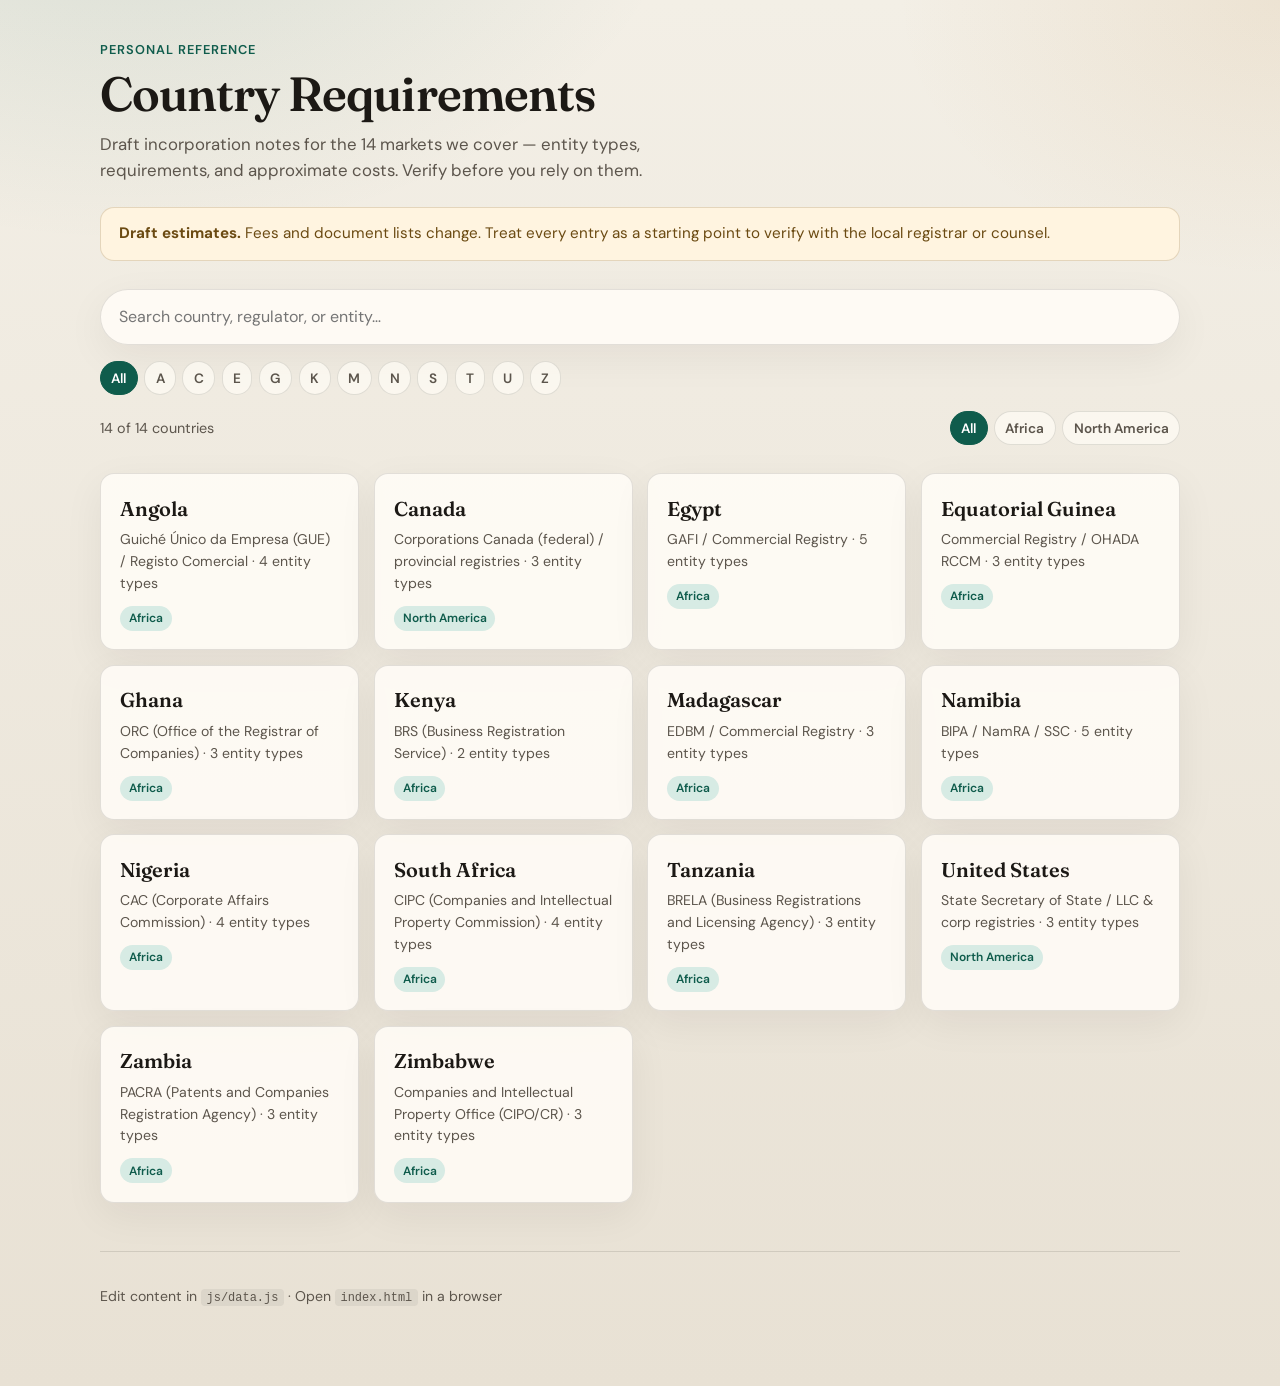
<file: index.html>
<!DOCTYPE html>
<html lang="en">
<head>
  <meta charset="UTF-8" />
  <meta name="viewport" content="width=device-width, initial-scale=1" />
  <title>Country Requirements Knowledge Base</title>
  <link rel="preconnect" href="https://fonts.googleapis.com" />
  <link rel="preconnect" href="https://fonts.gstatic.com" crossorigin />
  <link href="https://fonts.googleapis.com/css2?family=DM+Sans:ital,opsz,wght@0,9..40,400;0,9..40,500;0,9..40,600;0,9..40,700;1,9..40,400&family=Fraunces:opsz,wght@9..144,500;9..144,600;9..144,700&display=swap" rel="stylesheet" />
  <link rel="stylesheet" href="css/styles.css" />
</head>
<body>
  <div class="page">
    <header class="site-header">
      <p class="eyebrow">Personal reference</p>
      <h1>Country Requirements</h1>
      <p class="lede">
        Draft incorporation notes for the 14 markets we cover — entity types, requirements,
        and approximate costs. Verify before you rely on them.
      </p>
    </header>

    <div class="disclaimer" role="note">
      <strong>Draft estimates.</strong> Fees and document lists change. Treat every entry as a starting point to verify with the local registrar or counsel.
    </div>

    <div class="toolbar">
      <label class="search-wrap">
        <span class="visually-hidden">Search countries</span>
        <input type="search" id="search" placeholder="Search country, regulator, or entity…" autocomplete="off" />
      </label>
      <div class="filters" id="letter-filters" aria-label="Filter by letter"></div>
      <div class="meta-row">
        <span id="result-count"></span>
        <div class="region-toggles">
          <button type="button" class="chip active" data-region="all">All</button>
          <button type="button" class="chip" data-region="Africa">Africa</button>
          <button type="button" class="chip" data-region="North America">North America</button>
        </div>
      </div>
    </div>

    <main>
      <div class="country-grid" id="country-grid"></div>
      <p class="empty-state" id="empty-state" hidden>No countries match that filter.</p>
    </main>

    <footer class="site-footer">
      <p>Edit content in <code>js/data.js</code> · Open <code>index.html</code> in a browser</p>
    </footer>
  </div>

  <script src="js/data.js"></script>
  <script src="js/app.js"></script>
  <script>
    document.addEventListener("DOMContentLoaded", () => initIndex());
  </script>
</body>
</html>
</file>
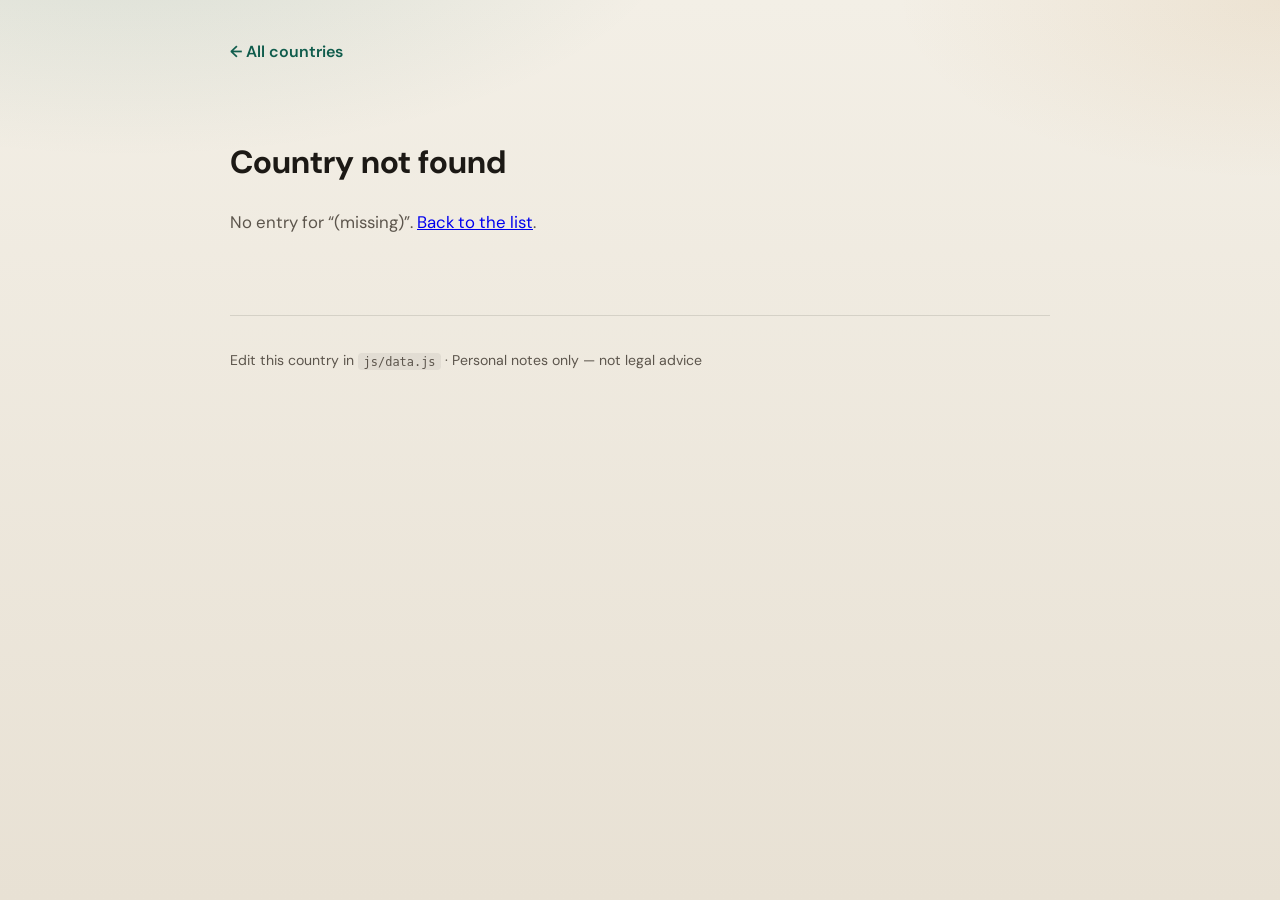
<file: country.html>
<!DOCTYPE html>
<html lang="en">
<head>
  <meta charset="UTF-8" />
  <meta name="viewport" content="width=device-width, initial-scale=1" />
  <title>Country · Requirements</title>
  <link rel="preconnect" href="https://fonts.googleapis.com" />
  <link rel="preconnect" href="https://fonts.gstatic.com" crossorigin />
  <link href="https://fonts.googleapis.com/css2?family=DM+Sans:ital,opsz,wght@0,9..40,400;0,9..40,500;0,9..40,600;0,9..40,700;1,9..40,400&family=Fraunces:opsz,wght@9..144,500;9..144,600;9..144,700&display=swap" rel="stylesheet" />
  <link rel="stylesheet" href="css/styles.css" />
</head>
<body>
  <div class="page page-detail">
    <a class="back-link" href="index.html">← All countries</a>

    <div id="country-root">
      <p class="loading">Loading…</p>
    </div>

    <footer class="site-footer">
      <p>Edit this country in <code>js/data.js</code> · Personal notes only — not legal advice</p>
    </footer>
  </div>

  <script src="js/data.js"></script>
  <script src="js/app.js"></script>
  <script>
    document.addEventListener("DOMContentLoaded", () => initCountry());
  </script>
</body>
</html>
</file>
<file: css/styles.css>
:root {
  --bg: #f3efe6;
  --bg-deep: #e8e1d4;
  --ink: #1c1915;
  --ink-soft: #5c554c;
  --accent: #0f5c4c;
  --accent-soft: #d7ebe4;
  --line: rgba(28, 25, 21, 0.12);
  --card: rgba(255, 252, 246, 0.88);
  --warn-bg: #fff4e0;
  --warn-ink: #6b4a12;
  --shadow: 0 12px 40px rgba(28, 25, 21, 0.06);
  --radius: 14px;
  --font: "DM Sans", system-ui, sans-serif;
  --display: "Fraunces", Georgia, serif;
}

*,
*::before,
*::after {
  box-sizing: border-box;
}

html {
  scroll-behavior: smooth;
}

body {
  margin: 0;
  min-height: 100vh;
  font-family: var(--font);
  color: var(--ink);
  background:
    radial-gradient(ellipse 80% 50% at 10% -10%, rgba(15, 92, 76, 0.12), transparent 55%),
    radial-gradient(ellipse 60% 40% at 100% 0%, rgba(180, 120, 40, 0.1), transparent 50%),
    linear-gradient(180deg, var(--bg) 0%, var(--bg-deep) 100%);
  line-height: 1.55;
}

.page {
  width: min(1080px, calc(100% - 2rem));
  margin: 0 auto;
  padding: 2.5rem 0 4rem;
}

.page-detail {
  width: min(820px, calc(100% - 2rem));
}

.site-header {
  margin-bottom: 1.5rem;
}

.eyebrow {
  margin: 0 0 0.4rem;
  font-size: 0.8rem;
  font-weight: 600;
  letter-spacing: 0.08em;
  text-transform: uppercase;
  color: var(--accent);
}

.site-header h1,
.detail-header h1 {
  margin: 0 0 0.6rem;
  font-family: var(--display);
  font-weight: 600;
  font-size: clamp(2rem, 5vw, 3rem);
  letter-spacing: -0.02em;
  line-height: 1.15;
}

.lede {
  margin: 0;
  max-width: 40rem;
  color: var(--ink-soft);
  font-size: 1.05rem;
}

.disclaimer {
  margin: 1.25rem 0 1.75rem;
  padding: 0.9rem 1.1rem;
  background: var(--warn-bg);
  color: var(--warn-ink);
  border-radius: var(--radius);
  border: 1px solid rgba(107, 74, 18, 0.18);
  font-size: 0.95rem;
}

.toolbar {
  display: grid;
  gap: 1rem;
  margin-bottom: 1.75rem;
}

.search-wrap input {
  width: 100%;
  padding: 0.9rem 1.1rem;
  border: 1px solid var(--line);
  border-radius: 999px;
  background: var(--card);
  font: inherit;
  font-size: 1rem;
  color: var(--ink);
  box-shadow: var(--shadow);
}

.search-wrap input:focus {
  outline: 2px solid var(--accent);
  outline-offset: 2px;
}

.filters {
  display: flex;
  flex-wrap: wrap;
  gap: 0.4rem;
}

.letter-btn,
.chip {
  appearance: none;
  border: 1px solid var(--line);
  background: rgba(255, 252, 246, 0.7);
  color: var(--ink-soft);
  font: inherit;
  font-size: 0.85rem;
  font-weight: 600;
  padding: 0.35rem 0.65rem;
  border-radius: 999px;
  cursor: pointer;
  transition: background 0.15s ease, color 0.15s ease, border-color 0.15s ease;
}

.letter-btn:hover,
.chip:hover,
.letter-btn.active,
.chip.active {
  background: var(--accent);
  border-color: var(--accent);
  color: #fff;
}

.meta-row {
  display: flex;
  flex-wrap: wrap;
  align-items: center;
  justify-content: space-between;
  gap: 0.75rem;
  color: var(--ink-soft);
  font-size: 0.9rem;
}

.region-toggles {
  display: flex;
  flex-wrap: wrap;
  gap: 0.4rem;
}

.country-grid {
  display: grid;
  grid-template-columns: repeat(auto-fill, minmax(240px, 1fr));
  gap: 0.9rem;
}

.country-card {
  display: block;
  padding: 1.15rem 1.2rem;
  background: var(--card);
  border: 1px solid var(--line);
  border-radius: var(--radius);
  text-decoration: none;
  color: inherit;
  box-shadow: var(--shadow);
  transition: transform 0.15s ease, border-color 0.15s ease;
}

.country-card:hover {
  transform: translateY(-2px);
  border-color: rgba(15, 92, 76, 0.35);
}

.country-card h2 {
  margin: 0 0 0.35rem;
  font-family: var(--display);
  font-size: 1.25rem;
  font-weight: 600;
}

.country-card .meta {
  margin: 0;
  font-size: 0.88rem;
  color: var(--ink-soft);
}

.tag {
  display: inline-block;
  margin-top: 0.7rem;
  padding: 0.2rem 0.55rem;
  border-radius: 999px;
  background: var(--accent-soft);
  color: var(--accent);
  font-size: 0.75rem;
  font-weight: 600;
}

.empty-state {
  text-align: center;
  color: var(--ink-soft);
  padding: 2rem 1rem;
}

.back-link {
  display: inline-block;
  margin-bottom: 1.25rem;
  color: var(--accent);
  font-weight: 600;
  text-decoration: none;
}

.back-link:hover {
  text-decoration: underline;
}

.detail-header {
  margin-bottom: 1rem;
}

.detail-meta {
  display: flex;
  flex-wrap: wrap;
  gap: 0.5rem 1rem;
  margin: 0.5rem 0 0;
  color: var(--ink-soft);
  font-size: 0.95rem;
}

.entity {
  margin: 1.5rem 0;
  padding: 1.35rem 1.4rem;
  background: var(--card);
  border: 1px solid var(--line);
  border-radius: var(--radius);
  box-shadow: var(--shadow);
}

.entity h2 {
  margin: 0 0 0.25rem;
  font-family: var(--display);
  font-size: 1.4rem;
  font-weight: 600;
}

.entity .local-name {
  margin: 0 0 1rem;
  color: var(--ink-soft);
  font-size: 0.95rem;
}

.entity h3 {
  margin: 1.1rem 0 0.5rem;
  font-size: 0.8rem;
  font-weight: 700;
  letter-spacing: 0.06em;
  text-transform: uppercase;
  color: var(--accent);
}

.entity ul {
  margin: 0;
  padding-left: 1.2rem;
}

.entity li {
  margin-bottom: 0.35rem;
}

.cost-table {
  width: 100%;
  border-collapse: collapse;
  font-size: 0.95rem;
}

.cost-table th,
.cost-table td {
  text-align: left;
  padding: 0.55rem 0.4rem;
  border-bottom: 1px solid var(--line);
  vertical-align: top;
}

.cost-table th {
  font-size: 0.75rem;
  text-transform: uppercase;
  letter-spacing: 0.05em;
  color: var(--ink-soft);
  font-weight: 600;
}

.cost-table .amount {
  font-weight: 600;
  white-space: nowrap;
}

.timeline {
  margin: 0.75rem 0 0;
  color: var(--ink-soft);
  font-size: 0.95rem;
}

.country-notes {
  margin-top: 1.5rem;
  padding: 1rem 1.15rem;
  border-left: 3px solid var(--accent);
  background: rgba(15, 92, 76, 0.06);
  border-radius: 0 var(--radius) var(--radius) 0;
  color: var(--ink-soft);
}

.not-found {
  padding: 2rem 0;
}

.site-footer {
  margin-top: 3rem;
  padding-top: 1.25rem;
  border-top: 1px solid var(--line);
  color: var(--ink-soft);
  font-size: 0.88rem;
}

.site-footer code {
  font-size: 0.85em;
  padding: 0.1rem 0.35rem;
  background: rgba(28, 25, 21, 0.06);
  border-radius: 4px;
}

.visually-hidden {
  position: absolute;
  width: 1px;
  height: 1px;
  padding: 0;
  margin: -1px;
  overflow: hidden;
  clip: rect(0, 0, 0, 0);
  border: 0;
}

.loading {
  color: var(--ink-soft);
}

@media (max-width: 600px) {
  .page {
    width: min(100% - 1.25rem, 1080px);
    padding-top: 1.75rem;
  }

  .cost-table th:nth-child(3),
  .cost-table td:nth-child(3) {
    display: none;
  }

  .entity {
    padding: 1.1rem;
  }
}
</file>
